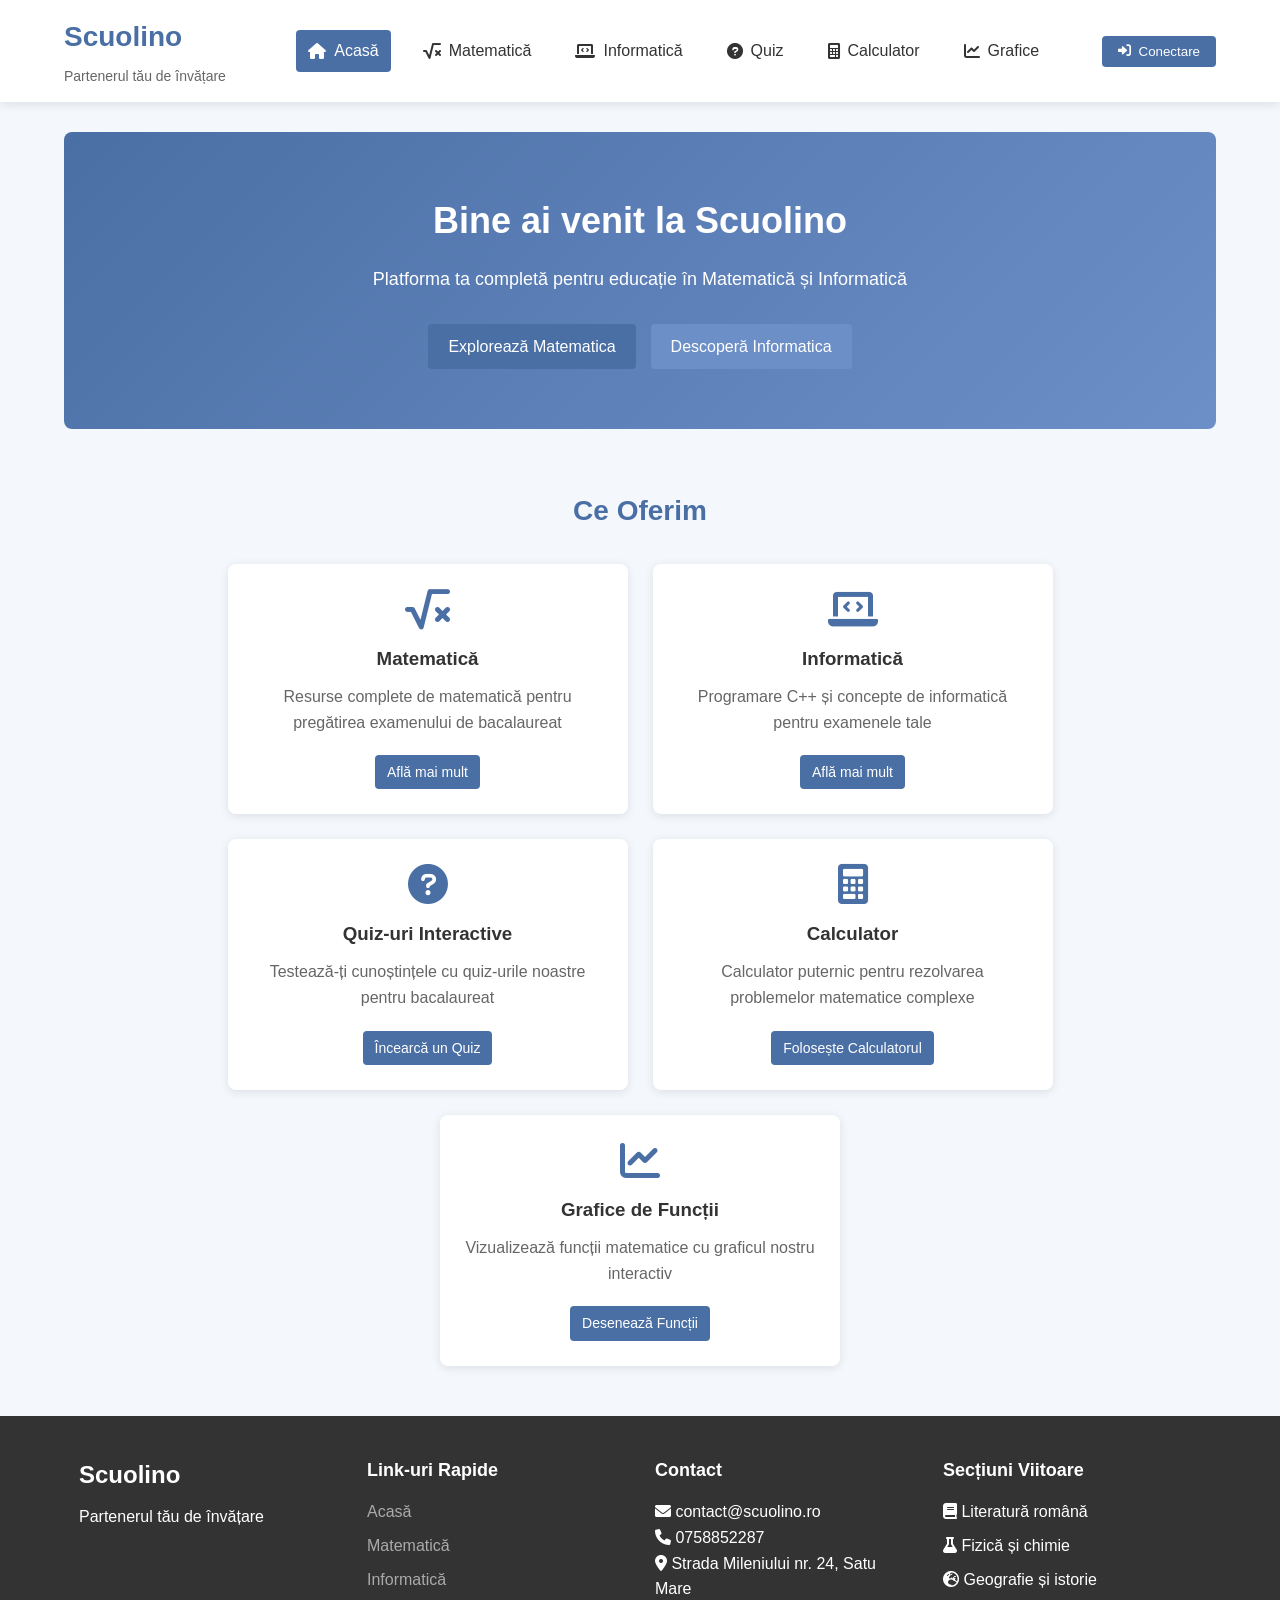
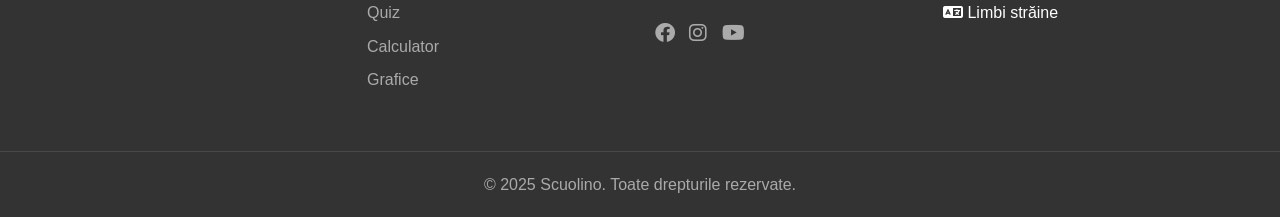
<file: index.html>
<!DOCTYPE html>
<html lang="ro">
<head>
    <meta charset="UTF-8">
    <meta name="viewport" content="width=device-width, initial-scale=1.0">
    <title>Scuolino - Platformă Educațională</title>
    <link rel="stylesheet" href="styles.css">
    <link rel="stylesheet" href="https://cdnjs.cloudflare.com/ajax/libs/font-awesome/6.0.0-beta3/css/all.min.css">
    <script src="auth.js" defer></script>
</head>
<body>
    <header>
        <div class="logo">
            <h1>Scuolino</h1>
            <p>Partenerul tău de învățare</p>
        </div>
        <nav>
            <ul>
                <li><a href="index.html" class="active"><i class="fas fa-home"></i> Acasă</a></li>
                <li><a href="mathematics.html"><i class="fas fa-square-root-alt"></i> Matematică</a></li>
                <li><a href="informatics.html"><i class="fas fa-laptop-code"></i> Informatică</a></li>
                <li><a href="quiz.html"><i class="fas fa-question-circle"></i> Quiz</a></li>
                <li><a href="calculator.html"><i class="fas fa-calculator"></i> Calculator</a></li>
                <li><a href="graph.html"><i class="fas fa-chart-line"></i> Grafice</a></li>
            </ul>
        </nav>
        <div class="auth-buttons">
            <button id="loginBtn" class="login-btn"><i class="fas fa-sign-in-alt"></i> Conectare</button>
            <button id="logoutBtn" class="logout-btn hidden"><i class="fas fa-sign-out-alt"></i> Deconectare</button>
            <span id="userDisplay" class="hidden">Bine ai venit, <span id="username">Utilizator</span>!</span>
        </div>
    </header>

    <div id="loginModal" class="modal">
        <div class="modal-content">
            <span class="close">&times;</span>
            <h2>Conectare la Scuolino</h2>
            <form id="loginForm">
                <div class="form-group">
                    <label for="username">Nume utilizator:</label>
                    <input type="text" id="usernameInput" required>
                </div>
                <div class="form-group">
                    <label for="password">Parolă:</label>
                    <input type="password" id="passwordInput" required>
                </div>
                <button type="submit" class="submit-btn">Conectare</button>
            </form>
        </div>
    </div>

    <main>
        <section class="hero">
            <div class="hero-content">
                <h2>Bine ai venit la Scuolino</h2>
                <p>Platforma ta completă pentru educație în Matematică și Informatică</p>
                <div class="hero-buttons">
                    <a href="mathematics.html" class="btn primary-btn">Explorează Matematica</a>
                    <a href="informatics.html" class="btn secondary-btn">Descoperă Informatica</a>
                </div>
            </div>
        </section>

        <section class="features">
            <h2>Ce Oferim</h2>
            <div class="feature-cards">
                <div class="feature-row">
                    <div class="feature-card">
                        <i class="fas fa-square-root-alt"></i>
                        <h3>Matematică</h3>
                        <p>Resurse complete de matematică pentru pregătirea examenului de bacalaureat</p>
                        <a href="mathematics.html" class="btn small-btn">Află mai mult</a>
                    </div>
                    <div class="feature-card">
                        <i class="fas fa-laptop-code"></i>
                        <h3>Informatică</h3>
                        <p>Programare C++ și concepte de informatică pentru examenele tale</p>
                        <a href="informatics.html" class="btn small-btn">Află mai mult</a>
                    </div>
                </div>
                <div class="feature-row">
                    <div class="feature-card">
                        <i class="fas fa-question-circle"></i>
                        <h3>Quiz-uri Interactive</h3>
                        <p>Testează-ți cunoștințele cu quiz-urile noastre pentru bacalaureat</p>
                        <a href="quiz.html" class="btn small-btn">Încearcă un Quiz</a>
                    </div>
                    <div class="feature-card">
                        <i class="fas fa-calculator"></i>
                        <h3>Calculator</h3>
                        <p>Calculator puternic pentru rezolvarea problemelor matematice complexe</p>
                        <a href="calculator.html" class="btn small-btn">Folosește Calculatorul</a>
                    </div>
                </div>
                <div class="feature-row">
                    <div class="feature-card feature-card-center">
                        <i class="fas fa-chart-line"></i>
                        <h3>Grafice de Funcții</h3>
                        <p>Vizualizează funcții matematice cu graficul nostru interactiv</p>
                        <a href="graph.html" class="btn small-btn">Desenează Funcții</a>
                    </div>
                </div>
            </div>
        </section>
    </main>

    <footer>
        <div class="footer-content">
            <div class="footer-section">
                <div class="footer-logo">
                    <h2>Scuolino</h2>
                    <p>Partenerul tău de învățare</p>
                </div>
            </div>
            
            <div class="footer-section">
                <h3>Link-uri Rapide</h3>
                <ul>
                    <li><a href="index.html">Acasă</a></li>
                    <li><a href="mathematics.html">Matematică</a></li>
                    <li><a href="informatics.html">Informatică</a></li>
                    <li><a href="quiz.html">Quiz</a></li>
                    <li><a href="calculator.html">Calculator</a></li>
                    <li><a href="graph.html">Grafice</a></li>
                </ul>
            </div>
            
            <div class="footer-section">
                <h3>Contact</h3>
                <p><i class="fas fa-envelope"></i> contact@scuolino.ro</p>
                <p><i class="fas fa-phone"></i> 0758852287</p>
                <p><i class="fas fa-map-marker-alt"></i> Strada Mileniului nr. 24, Satu Mare</p>
                <div class="social-icons">
                    <a href="#"><i class="fab fa-facebook"></i></a>
                    <a href="#"><i class="fab fa-instagram"></i></a>
                    <a href="#"><i class="fab fa-youtube"></i></a>
                </div>
            </div>
            
            <div class="footer-section">
                <h3>Secțiuni Viitoare</h3>
                <ul>
                    <li><i class="fas fa-book"></i> Literatură română</li>
                    <li><i class="fas fa-flask"></i> Fizică și chimie</li>
                    <li><i class="fas fa-globe-europe"></i> Geografie și istorie</li>
                    <li><i class="fas fa-language"></i> Limbi străine</li>
                </ul>
            </div>
        </div>
        <div class="footer-bottom">
            <p>&copy; 2025 Scuolino. Toate drepturile rezervate.</p>
        </div>
    </footer>
</body>
</html>
</file>
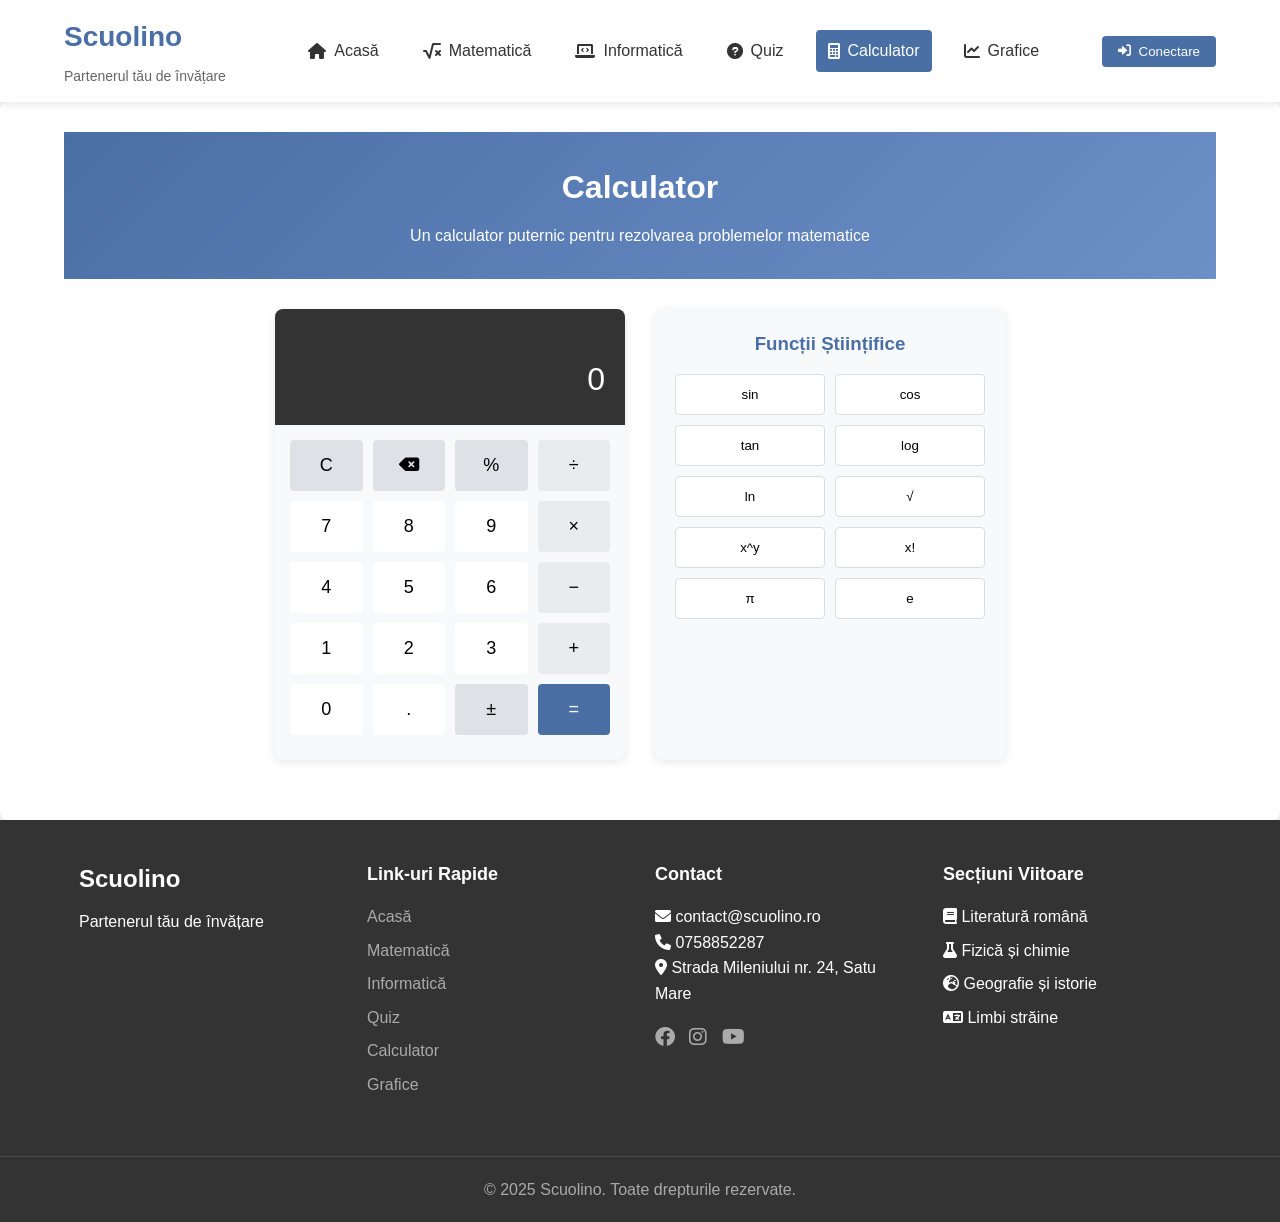
<file: calculator.html>
<!DOCTYPE html>
<html lang="ro">
<head>
    <meta charset="UTF-8">
    <meta name="viewport" content="width=device-width, initial-scale=1.0">
    <title>Calculator - Scuolino</title>
    <link rel="stylesheet" href="styles.css">
    <link rel="stylesheet" href="https://cdnjs.cloudflare.com/ajax/libs/font-awesome/6.0.0-beta3/css/all.min.css">
    <script src="auth.js" defer></script>
    <script src="calculator.js" defer></script>
</head>
<body>
    <header>
        <div class="logo">
            <h1>Scuolino</h1>
            <p>Partenerul tău de învățare</p>
        </div>
        <nav>
            <ul>
                <li><a href="index.html"><i class="fas fa-home"></i> Acasă</a></li>
                <li><a href="mathematics.html"><i class="fas fa-square-root-alt"></i> Matematică</a></li>
                <li><a href="informatics.html"><i class="fas fa-laptop-code"></i> Informatică</a></li>
                <li><a href="quiz.html"><i class="fas fa-question-circle"></i> Quiz</a></li>
                <li><a href="calculator.html" class="active"><i class="fas fa-calculator"></i> Calculator</a></li>
                <li><a href="graph.html"><i class="fas fa-chart-line"></i> Grafice</a></li>
            </ul>
        </nav>
        <div class="auth-buttons">
            <button id="loginBtn" class="login-btn"><i class="fas fa-sign-in-alt"></i> Conectare</button>
            <button id="logoutBtn" class="logout-btn hidden"><i class="fas fa-sign-out-alt"></i> Deconectare</button>
            <span id="userDisplay" class="hidden">Bine ai venit, <span id="username">Utilizator</span>!</span>
        </div>
    </header>

    <div id="loginModal" class="modal">
        <div class="modal-content">
            <span class="close">&times;</span>
            <h2>Conectare la Scuolino</h2>
            <form id="loginForm">
                <div class="form-group">
                    <label for="username">Nume utilizator:</label>
                    <input type="text" id="usernameInput" required>
                </div>
                <div class="form-group">
                    <label for="password">Parolă:</label>
                    <input type="password" id="passwordInput" required>
                </div>
                <button type="submit" class="submit-btn">Conectare</button>
            </form>
        </div>
    </div>

    <main class="content-page">
        <div class="page-header">
            <h2>Calculator</h2>
            <p>Un calculator puternic pentru rezolvarea problemelor matematice</p>
        </div>

        <div class="calculator-container">
            <div class="calculator">
                <div class="calculator-display">
                    <div id="history"></div>
                    <div id="display">0</div>
                </div>
                <div class="calculator-buttons">
                    <div class="calculator-row">
                        <button class="calc-btn function-btn" data-action="clear">C</button>
                        <button class="calc-btn function-btn" data-action="backspace"><i class="fas fa-backspace"></i></button>
                        <button class="calc-btn function-btn" data-action="percent">%</button>
                        <button class="calc-btn operator-btn" data-action="divide">÷</button>
                    </div>
                    <div class="calculator-row">
                        <button class="calc-btn number-btn" data-num="7">7</button>
                        <button class="calc-btn number-btn" data-num="8">8</button>
                        <button class="calc-btn number-btn" data-num="9">9</button>
                        <button class="calc-btn operator-btn" data-action="multiply">×</button>
                    </div>
                    <div class="calculator-row">
                        <button class="calc-btn number-btn" data-num="4">4</button>
                        <button class="calc-btn number-btn" data-num="5">5</button>
                        <button class="calc-btn number-btn" data-num="6">6</button>
                        <button class="calc-btn operator-btn" data-action="subtract">−</button>
                    </div>
                    <div class="calculator-row">
                        <button class="calc-btn number-btn" data-num="1">1</button>
                        <button class="calc-btn number-btn" data-num="2">2</button>
                        <button class="calc-btn number-btn" data-num="3">3</button>
                        <button class="calc-btn operator-btn" data-action="add">+</button>
                    </div>
                    <div class="calculator-row">
                        <button class="calc-btn number-btn" data-num="0">0</button>
                        <button class="calc-btn number-btn" data-num=".">.</button>
                        <button class="calc-btn function-btn" data-action="negate">±</button>
                        <button class="calc-btn equals-btn" data-action="calculate">=</button>
                    </div>
                </div>
            </div>
            
            <div class="scientific-functions">
                <h3>Funcții Științifice</h3>
                <div class="scientific-buttons">
                    <button class="sci-btn" data-action="sin">sin</button>
                    <button class="sci-btn" data-action="cos">cos</button>
                    <button class="sci-btn" data-action="tan">tan</button>
                    <button class="sci-btn" data-action="log">log</button>
                    <button class="sci-btn" data-action="ln">ln</button>
                    <button class="sci-btn" data-action="sqrt">√</button>
                    <button class="sci-btn" data-action="power">x^y</button>
                    <button class="sci-btn" data-action="factorial">x!</button>
                    <button class="sci-btn" data-action="pi">π</button>
                    <button class="sci-btn" data-action="e">e</button>
                </div>
            </div>
        </div>
    </main>

    <footer>
        <div class="footer-content">
            <div class="footer-section">
                <div class="footer-logo">
                    <h2>Scuolino</h2>
                    <p>Partenerul tău de învățare</p>
                </div>
            </div>
            
            <div class="footer-section">
                <h3>Link-uri Rapide</h3>
                <ul>
                    <li><a href="index.html">Acasă</a></li>
                    <li><a href="mathematics.html">Matematică</a></li>
                    <li><a href="informatics.html">Informatică</a></li>
                    <li><a href="quiz.html">Quiz</a></li>
                    <li><a href="calculator.html">Calculator</a></li>
                    <li><a href="graph.html">Grafice</a></li>
                </ul>
            </div>
            
            <div class="footer-section">
                <h3>Contact</h3>
                <p><i class="fas fa-envelope"></i> contact@scuolino.ro</p>
                <p><i class="fas fa-phone"></i> 0758852287</p>
                <p><i class="fas fa-map-marker-alt"></i> Strada Mileniului nr. 24, Satu Mare</p>
                <div class="social-icons">
                    <a href="#"><i class="fab fa-facebook"></i></a>
                    <a href="#"><i class="fab fa-instagram"></i></a>
                    <a href="#"><i class="fab fa-youtube"></i></a>
                </div>
            </div>
            
            <div class="footer-section">
                <h3>Secțiuni Viitoare</h3>
                <ul>
                    <li><i class="fas fa-book"></i> Literatură română</li>
                    <li><i class="fas fa-flask"></i> Fizică și chimie</li>
                    <li><i class="fas fa-globe-europe"></i> Geografie și istorie</li>
                    <li><i class="fas fa-language"></i> Limbi străine</li>
                </ul>
            </div>
        </div>
        <div class="footer-bottom">
            <p>&copy; 2025 Scuolino. Toate drepturile rezervate.</p>
        </div>
    </footer>
</body>
</html>
</file>
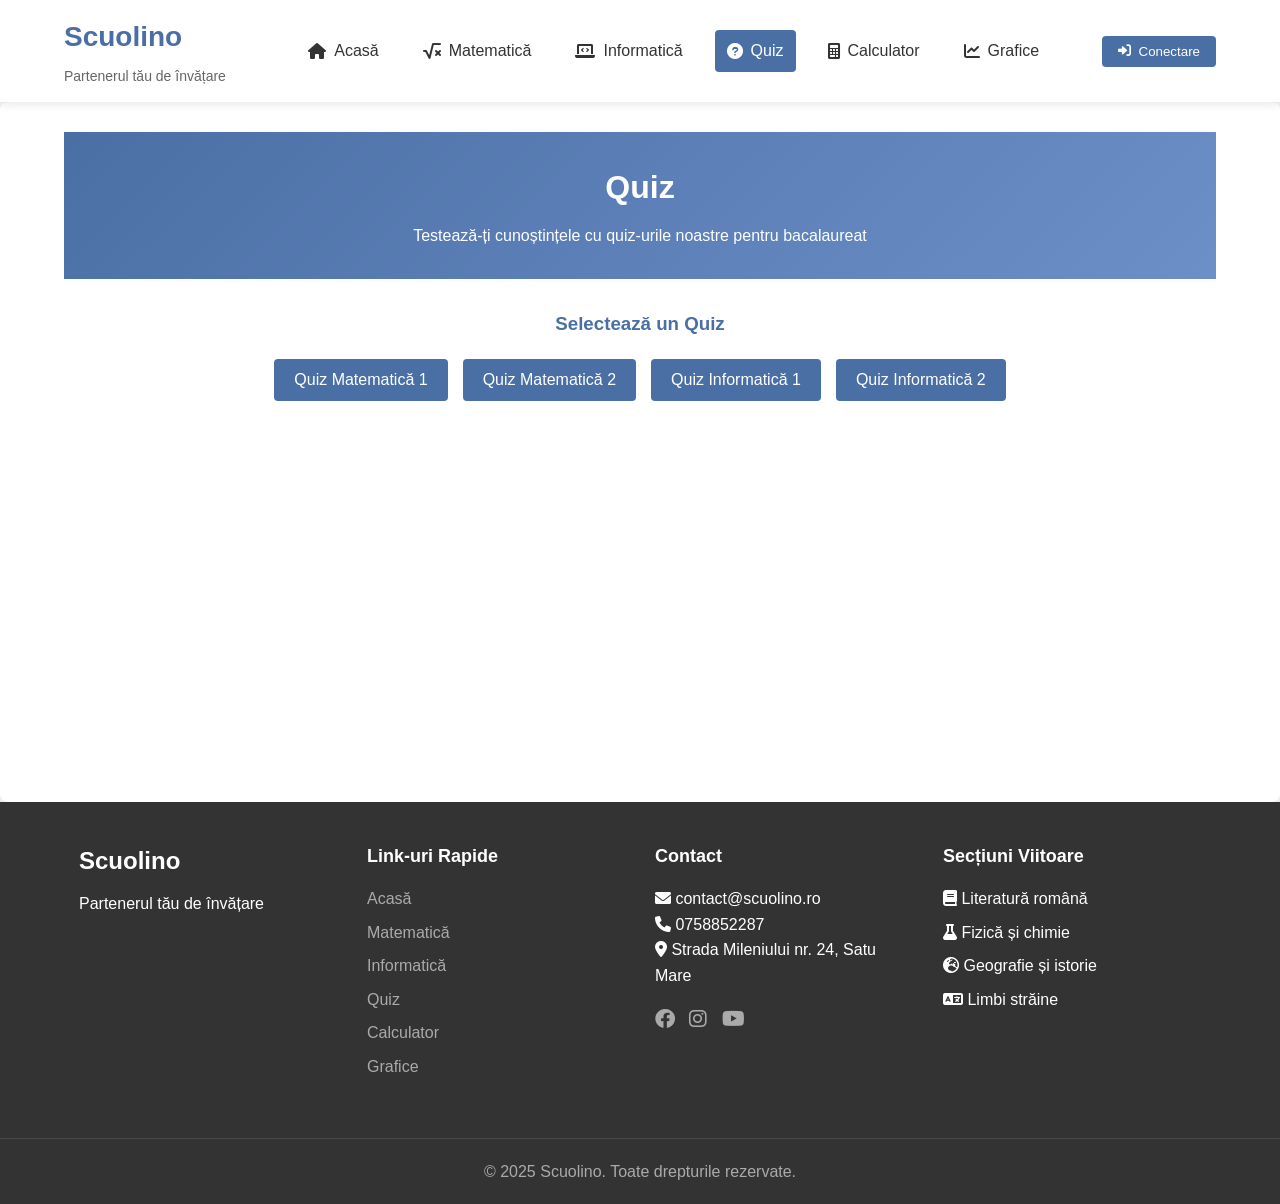
<file: quiz.html>
<!DOCTYPE html>
<html lang="ro">
<head>
    <meta charset="UTF-8">
    <meta name="viewport" content="width=device-width, initial-scale=1.0">
    <title>Quiz - Scuolino</title>
    <link rel="stylesheet" href="styles.css">
    <link rel="stylesheet" href="https://cdnjs.cloudflare.com/ajax/libs/font-awesome/6.0.0-beta3/css/all.min.css">
    <script src="auth.js" defer></script>
    <script src="quiz.js" defer></script>
</head>
<body>
    <header>
        <div class="logo">
            <h1>Scuolino</h1>
            <p>Partenerul tău de învățare</p>
        </div>
        <nav>
            <ul>
                <li><a href="index.html"><i class="fas fa-home"></i> Acasă</a></li>
                <li><a href="mathematics.html"><i class="fas fa-square-root-alt"></i> Matematică</a></li>
                <li><a href="informatics.html"><i class="fas fa-laptop-code"></i> Informatică</a></li>
                <li><a href="quiz.html" class="active"><i class="fas fa-question-circle"></i> Quiz</a></li>
                <li><a href="calculator.html"><i class="fas fa-calculator"></i> Calculator</a></li>
                <li><a href="graph.html"><i class="fas fa-chart-line"></i> Grafice</a></li>
            </ul>
        </nav>
        <div class="auth-buttons">
            <button id="loginBtn" class="login-btn"><i class="fas fa-sign-in-alt"></i> Conectare</button>
            <button id="logoutBtn" class="logout-btn hidden"><i class="fas fa-sign-out-alt"></i> Deconectare</button>
            <span id="userDisplay" class="hidden">Bine ai venit, <span id="username">Utilizator</span>!</span>
        </div>
    </header>

    <div id="loginModal" class="modal">
        <div class="modal-content">
            <span class="close">&times;</span>
            <h2>Conectare la Scuolino</h2>
            <form id="loginForm">
                <div class="form-group">
                    <label for="username">Nume utilizator:</label>
                    <input type="text" id="usernameInput" required>
                </div>
                <div class="form-group">
                    <label for="password">Parolă:</label>
                    <input type="password" id="passwordInput" required>
                </div>
                <button type="submit" class="submit-btn">Conectare</button>
            </form>
        </div>
    </div>

    <main class="content-page">
        <div class="page-header">
            <h2>Quiz</h2>
            <p>Testează-ți cunoștințele cu quiz-urile noastre pentru bacalaureat</p>
        </div>

        <div class="quiz-container">
            <div class="quiz-selection">
                <h3>Selectează un Quiz</h3>
                <div class="quiz-buttons">
                    <button class="quiz-btn" data-quiz="math1">Quiz Matematică 1</button>
                    <button class="quiz-btn" data-quiz="math2">Quiz Matematică 2</button>
                    <button class="quiz-btn" data-quiz="info1">Quiz Informatică 1</button>
                    <button class="quiz-btn" data-quiz="info2">Quiz Informatică 2</button>
                </div>
            </div>

            <div id="quiz-area" class="hidden">
                <div class="quiz-header">
                    <h3 id="quiz-title">Titlu Quiz</h3>
                    <div class="quiz-progress">
                        <span id="current-question">1</span>/<span id="total-questions">10</span>
                    </div>
                </div>

                <div class="question-container">
                    <p id="question-text">Textul întrebării apare aici?</p>
                    <div id="options-container" class="options-container">
                        <!-- Opțiunile vor fi inserate aici de JavaScript -->
                    </div>
                </div>

                <div class="quiz-controls">
                    <button id="prev-btn" class="nav-btn" disabled>Anterior</button>
                    <button id="next-btn" class="nav-btn">Următor</button>
                    <button id="submit-btn" class="submit-btn hidden">Trimite Quiz</button>
                </div>
            </div>

            <div id="results-area" class="hidden">
                <h3>Rezultate Quiz</h3>
                <div class="results-summary">
                    <p>Scorul tău: <span id="score">0</span>/<span id="max-score">10</span></p>
                    <div id="percentage-container">
                        <div id="percentage-bar"></div>
                        <span id="percentage-text">0%</span>
                    </div>
                </div>
                <div class="results-actions">
                    <button id="review-btn" class="btn">Revizuiește Răspunsurile</button>
                    <button id="retry-btn" class="btn">Încearcă din nou</button>
                    <button id="new-quiz-btn" class="btn">Alege alt Quiz</button>
                </div>
            </div>
        </div>
    </main>

    <footer>
        <div class="footer-content">
            <div class="footer-section">
                <div class="footer-logo">
                    <h2>Scuolino</h2>
                    <p>Partenerul tău de învățare</p>
                </div>
            </div>
            
            <div class="footer-section">
                <h3>Link-uri Rapide</h3>
                <ul>
                    <li><a href="index.html">Acasă</a></li>
                    <li><a href="mathematics.html">Matematică</a></li>
                    <li><a href="informatics.html">Informatică</a></li>
                    <li><a href="quiz.html">Quiz</a></li>
                    <li><a href="calculator.html">Calculator</a></li>
                    <li><a href="graph.html">Grafice</a></li>
                </ul>
            </div>
            
            <div class="footer-section">
                <h3>Contact</h3>
                <p><i class="fas fa-envelope"></i> contact@scuolino.ro</p>
                <p><i class="fas fa-phone"></i> 0758852287</p>
                <p><i class="fas fa-map-marker-alt"></i> Strada Mileniului nr. 24, Satu Mare</p>
                <div class="social-icons">
                    <a href="#"><i class="fab fa-facebook"></i></a>
                    <a href="#"><i class="fab fa-instagram"></i></a>
                    <a href="#"><i class="fab fa-youtube"></i></a>
                </div>
            </div>
            
            <div class="footer-section">
                <h3>Secțiuni Viitoare</h3>
                <ul>
                    <li><i class="fas fa-book"></i> Literatură română</li>
                    <li><i class="fas fa-flask"></i> Fizică și chimie</li>
                    <li><i class="fas fa-globe-europe"></i> Geografie și istorie</li>
                    <li><i class="fas fa-language"></i> Limbi străine</li>
                </ul>
            </div>
        </div>
        <div class="footer-bottom">
            <p>&copy; 2025 Scuolino. Toate drepturile rezervate.</p>
        </div>
    </footer>
</body>
</html>
</file>
<file: styles.css>
/* Global Styles */
:root {
  --primary-color: #4a6fa5;
  --secondary-color: #6c8fc7;
  --accent-color: #ff7e5f;
  --dark-color: #333;
  --light-color: #f4f7fc;
  --success-color: #28a745;
  --warning-color: #ffc107;
  --danger-color: #dc3545;
  --text-color: #333;
  --text-light: #666;
  --border-color: #ddd;
  --shadow: 0 2px 10px rgba(0, 0, 0, 0.1);
  --transition: all 0.3s ease;
}

* {
  margin: 0;
  padding: 0;
  box-sizing: border-box;
}

body {
  font-family: "Segoe UI", Tahoma, Geneva, Verdana, sans-serif;
  line-height: 1.6;
  color: var(--text-color);
  background-color: var(--light-color);
}

a {
  text-decoration: none;
  color: var(--primary-color);
  transition: var(--transition);
}

a:hover {
  color: var(--secondary-color);
}

ul {
  list-style: none;
}

.btn {
  display: inline-block;
  padding: 10px 20px;
  background-color: var(--primary-color);
  color: white;
  border: none;
  border-radius: 4px;
  cursor: pointer;
  transition: var(--transition);
  font-size: 16px;
}

.btn:hover {
  background-color: var(--secondary-color);
  transform: translateY(-2px);
}

.primary-btn {
  background-color: var(--primary-color);
}

.secondary-btn {
  background-color: var(--secondary-color);
}

.small-btn {
  padding: 6px 12px;
  font-size: 14px;
}

.hidden {
  display: none !important;
}

/* Header Styles */
header {
  background-color: white;
  box-shadow: var(--shadow);
  padding: 15px 5%;
  display: flex;
  justify-content: space-between;
  align-items: center;
  position: sticky;
  top: 0;
  z-index: 100;
}

.logo h1 {
  color: var(--primary-color);
  font-size: 28px;
  margin-bottom: 5px;
}

.logo p {
  color: var(--text-light);
  font-size: 14px;
}

nav ul {
  display: flex;
}

nav ul li {
  margin-left: 20px;
}

nav ul li a {
  color: var(--text-color);
  font-weight: 500;
  padding: 8px 12px;
  border-radius: 4px;
  display: flex;
  align-items: center;
}

nav ul li a i {
  margin-right: 8px;
}

nav ul li a.active {
  background-color: var(--primary-color);
  color: white;
}

nav ul li a:hover:not(.active) {
  background-color: rgba(74, 111, 165, 0.1);
}

.auth-buttons {
  display: flex;
  align-items: center;
}

.login-btn,
.logout-btn {
  padding: 8px 16px;
  border: none;
  border-radius: 4px;
  cursor: pointer;
  font-weight: 500;
  display: flex;
  align-items: center;
  transition: var(--transition);
}

.login-btn {
  background-color: var(--primary-color);
  color: white;
}

.login-btn:hover {
  background-color: var(--secondary-color);
}

.logout-btn {
  background-color: var(--light-color);
  color: var(--text-color);
}

.logout-btn:hover {
  background-color: #e9ecef;
}

.login-btn i,
.logout-btn i {
  margin-right: 8px;
}

#userDisplay {
  margin-left: 15px;
  font-weight: 500;
}

/* Modal Styles */
.modal {
  display: none;
  position: fixed;
  z-index: 1000;
  left: 0;
  top: 0;
  width: 100%;
  height: 100%;
  background-color: rgba(0, 0, 0, 0.5);
}

.modal-content {
  background-color: white;
  margin: 10% auto;
  padding: 30px;
  border-radius: 8px;
  box-shadow: var(--shadow);
  width: 90%;
  max-width: 400px;
  position: relative;
}

.close {
  position: absolute;
  top: 15px;
  right: 20px;
  font-size: 28px;
  font-weight: bold;
  cursor: pointer;
}

.form-group {
  margin-bottom: 20px;
}

.form-group label {
  display: block;
  margin-bottom: 8px;
  font-weight: 500;
}

.form-group input {
  width: 100%;
  padding: 10px;
  border: 1px solid var(--border-color);
  border-radius: 4px;
  font-size: 16px;
}

.submit-btn {
  width: 100%;
  padding: 12px;
  background-color: var(--primary-color);
  color: white;
  border: none;
  border-radius: 4px;
  cursor: pointer;
  font-size: 16px;
  transition: var(--transition);
}

.submit-btn:hover {
  background-color: var(--secondary-color);
}

/* Main Content Styles */
main {
  min-height: calc(100vh - 200px);
  padding: 30px 5%;
}

.hero {
  background: linear-gradient(135deg, var(--primary-color), var(--secondary-color));
  color: white;
  padding: 60px 30px;
  border-radius: 8px;
  text-align: center;
  margin-bottom: 40px;
}

.hero h2 {
  font-size: 36px;
  margin-bottom: 15px;
}

.hero p {
  font-size: 18px;
  margin-bottom: 30px;
  max-width: 600px;
  margin-left: auto;
  margin-right: auto;
}

.hero-buttons {
  display: flex;
  justify-content: center;
  gap: 15px;
}

.features {
  padding: 20px 0;
}

.features h2 {
  text-align: center;
  margin-bottom: 30px;
  font-size: 28px;
  color: var(--primary-color);
}

.feature-cards {
  display: flex;
  flex-direction: column;
  gap: 25px;
}

.feature-row {
  display: flex;
  justify-content: center;
  gap: 25px;
}

.feature-card {
  flex: 1;
  max-width: 400px;
  background-color: white;
  padding: 25px;
  border-radius: 8px;
  box-shadow: var(--shadow);
  text-align: center;
  transition: var(--transition);
}

.feature-card-center {
  margin: 0 auto;
}

.feature-card:hover {
  transform: translateY(-5px);
  box-shadow: 0 5px 15px rgba(0, 0, 0, 0.1);
}

.feature-card i {
  font-size: 40px;
  color: var(--primary-color);
  margin-bottom: 15px;
}

.feature-card h3 {
  margin-bottom: 10px;
  color: var(--dark-color);
}

.feature-card p {
  margin-bottom: 20px;
  color: var(--text-light);
}

/* Content Page Styles */
.content-page {
  background-color: white;
  border-radius: 8px;
  box-shadow: var(--shadow);
  overflow: hidden;
}

.page-header {
  background: linear-gradient(135deg, var(--primary-color), var(--secondary-color));
  color: white;
  padding: 30px;
  text-align: center;
}

.page-header h2 {
  font-size: 32px;
  margin-bottom: 10px;
}

.content-container {
  display: flex;
  min-height: 600px;
}

.sidebar {
  width: 250px;
  background-color: #f8f9fa;
  padding: 25px;
  border-right: 1px solid var(--border-color);
}

.sidebar h3 {
  margin-bottom: 15px;
  color: var(--primary-color);
}

.sidebar ul li {
  margin-bottom: 10px;
}

.sidebar ul li a {
  display: block;
  padding: 8px 10px;
  border-radius: 4px;
  transition: var(--transition);
}

.sidebar ul li a:hover {
  background-color: rgba(74, 111, 165, 0.1);
}

.main-content {
  flex: 1;
  padding: 25px;
}

.topic-section {
  margin-bottom: 40px;
}

.topic-section h3 {
  color: var(--primary-color);
  font-size: 24px;
  margin-bottom: 15px;
  padding-bottom: 8px;
  border-bottom: 2px solid var(--primary-color);
}

.topic-section h4 {
  margin: 20px 0 10px;
  color: var(--dark-color);
}

.math-content {
  background-color: #f8f9fa;
  padding: 25px;
  border-radius: 8px;
  margin-top: 15px;
  box-shadow: 0 2px 5px rgba(0, 0, 0, 0.05);
  width: 100%;
  overflow: hidden; /* Previne depășirea conținutului */
}

.formula {
  padding: 15px;
  background-color: white;
  border-radius: 6px;
  margin: 15px 0;
  text-align: center;
  box-shadow: 0 1px 3px rgba(0, 0, 0, 0.1);
  overflow-x: auto; /* Permite derularea orizontală pentru formule lungi */
  max-width: 100%; /* Asigură că nu depășește containerul părinte */
}

.formula-group {
  display: flex;
  flex-wrap: wrap;
  gap: 15px;
  margin: 15px 0;
  width: 100%;
}

.formula-card {
  flex: 1;
  min-width: 250px;
  background-color: white;
  padding: 15px;
  border-radius: 6px;
  box-shadow: 0 1px 3px rgba(0, 0, 0, 0.1);
  overflow: auto; /* Adăugat pentru a gestiona conținutul care depășește */
  max-width: 100%; /* Asigură că nu depășește containerul părinte */
}

.formula-title {
  font-weight: 600;
  color: var(--primary-color);
  margin-bottom: 10px;
  border-bottom: 1px solid #eee;
  padding-bottom: 5px;
}

.math-section {
  margin-bottom: 30px;
  width: 100%;
}

.math-section h4 {
  color: var(--primary-color);
  margin-top: 25px;
  margin-bottom: 15px;
  border-bottom: 1px solid #eee;
  padding-bottom: 8px;
}

.code-content {
  background-color: #f8f9fa;
  padding: 20px;
  border-radius: 6px;
  margin-top: 15px;
}

.code-content pre {
  margin: 15px 0;
  border-radius: 4px;
  overflow: auto;
}

/* Quiz Styles */
.quiz-container {
  padding: 30px;
}

.quiz-selection {
  text-align: center;
  margin-bottom: 30px;
}

.quiz-selection h3 {
  margin-bottom: 20px;
  color: var(--primary-color);
}

.quiz-buttons {
  display: flex;
  flex-wrap: wrap;
  justify-content: center;
  gap: 15px;
}

.quiz-btn {
  padding: 12px 20px;
  background-color: var(--primary-color);
  color: white;
  border: none;
  border-radius: 4px;
  cursor: pointer;
  font-size: 16px;
  transition: var(--transition);
}

.quiz-btn:hover {
  background-color: var(--secondary-color);
  transform: translateY(-2px);
}

.quiz-header {
  display: flex;
  justify-content: space-between;
  align-items: center;
  margin-bottom: 20px;
}

.quiz-progress {
  background-color: #f8f9fa;
  padding: 8px 15px;
  border-radius: 20px;
  font-weight: 500;
}

.question-container {
  background-color: #f8f9fa;
  padding: 25px;
  border-radius: 8px;
  margin-bottom: 20px;
}

#question-text {
  font-size: 18px;
  margin-bottom: 20px;
}

.options-container {
  display: flex;
  flex-direction: column;
  gap: 10px;
}

.option {
  padding: 12px 15px;
  background-color: white;
  border: 1px solid var(--border-color);
  border-radius: 4px;
  cursor: pointer;
  transition: var(--transition);
}

.option:hover {
  background-color: #f0f0f0;
}

.option.selected {
  background-color: rgba(74, 111, 165, 0.2);
  border-color: var(--primary-color);
}

.option.correct {
  background-color: rgba(40, 167, 69, 0.2);
  border-color: var(--success-color);
}

.option.incorrect {
  background-color: rgba(220, 53, 69, 0.2);
  border-color: var(--danger-color);
}

.quiz-controls {
  display: flex;
  justify-content: space-between;
}

.nav-btn {
  padding: 10px 20px;
  background-color: #f8f9fa;
  border: 1px solid var(--border-color);
  border-radius: 4px;
  cursor: pointer;
  transition: var(--transition);
}

.nav-btn:hover:not(:disabled) {
  background-color: #e9ecef;
}

.nav-btn:disabled {
  opacity: 0.5;
  cursor: not-allowed;
}

.results-summary {
  background-color: #f8f9fa;
  padding: 25px;
  border-radius: 8px;
  margin-bottom: 20px;
  text-align: center;
}

.results-summary p {
  font-size: 24px;
  margin-bottom: 15px;
}

#percentage-container {
  height: 30px;
  background-color: #e9ecef;
  border-radius: 15px;
  position: relative;
  overflow: hidden;
  margin-bottom: 10px;
}

#percentage-bar {
  height: 100%;
  background-color: var(--primary-color);
  border-radius: 15px;
  transition: width 1s ease;
}

#percentage-text {
  position: absolute;
  top: 50%;
  left: 50%;
  transform: translate(-50%, -50%);
  color: white;
  font-weight: bold;
  text-shadow: 0 0 3px rgba(0, 0, 0, 0.5);
}

.results-actions {
  display: flex;
  justify-content: center;
  gap: 15px;
}

/* Calculator Styles */
.calculator-container {
  padding: 30px;
  display: flex;
  flex-wrap: wrap;
  gap: 30px;
  justify-content: center;
}

.calculator {
  background-color: #f8f9fa;
  border-radius: 8px;
  box-shadow: var(--shadow);
  width: 100%;
  max-width: 350px;
}

.calculator-display {
  background-color: var(--dark-color);
  color: white;
  padding: 20px;
  border-top-left-radius: 8px;
  border-top-right-radius: 8px;
  text-align: right;
}

#history {
  min-height: 20px;
  font-size: 14px;
  color: #aaa;
  margin-bottom: 5px;
}

#display {
  font-size: 32px;
  font-weight: 500;
  overflow: hidden;
  text-overflow: ellipsis;
}

.calculator-buttons {
  padding: 15px;
}

.calculator-row {
  display: flex;
  gap: 10px;
  margin-bottom: 10px;
}

.calc-btn {
  flex: 1;
  padding: 15px 0;
  font-size: 18px;
  border: none;
  border-radius: 4px;
  cursor: pointer;
  transition: var(--transition);
}

.number-btn {
  background-color: white;
}

.number-btn:hover {
  background-color: #e9ecef;
}

.operator-btn {
  background-color: #e9ecef;
}

.operator-btn:hover {
  background-color: #dee2e6;
}

.function-btn {
  background-color: #dee2e6;
}

.function-btn:hover {
  background-color: #ced4da;
}

.equals-btn {
  background-color: var(--primary-color);
  color: white;
}

.equals-btn:hover {
  background-color: var(--secondary-color);
}

.scientific-functions {
  background-color: #f8f9fa;
  border-radius: 8px;
  box-shadow: var(--shadow);
  padding: 20px;
  width: 100%;
  max-width: 350px;
}

.scientific-functions h3 {
  margin-bottom: 15px;
  color: var(--primary-color);
  text-align: center;
}

.scientific-buttons {
  display: grid;
  grid-template-columns: repeat(2, 1fr);
  gap: 10px;
}

.sci-btn {
  padding: 12px 0;
  background-color: white;
  border: 1px solid var(--border-color);
  border-radius: 4px;
  cursor: pointer;
  transition: var(--transition);
}

.sci-btn:hover {
  background-color: #e9ecef;
}

/* Graph Styles - Îmbunătățit */
.graph-container {
  padding: 30px;
  display: flex;
  flex-wrap: wrap;
  gap: 30px;
  justify-content: center;
}

.graph-controls {
  width: 100%;
  max-width: 350px;
  background-color: #f8f9fa;
  border-radius: 8px;
  box-shadow: 0 2px 10px rgba(0, 0, 0, 0.1);
  padding: 20px;
  height: fit-content;
}

.function-input {
  margin-bottom: 20px;
}

.function-input label {
  display: block;
  margin-bottom: 8px;
  font-weight: 500;
}

.function-input input {
  width: 100%;
  padding: 10px;
  border: 1px solid #ddd;
  border-radius: 4px;
  font-size: 16px;
  margin-bottom: 10px;
}

.range-controls {
  display: grid;
  grid-template-columns: repeat(2, 1fr);
  gap: 15px;
  margin-bottom: 20px;
}

.range-group label {
  display: block;
  margin-bottom: 5px;
  font-weight: 500;
}

.range-group input {
  width: 100%;
  padding: 8px;
  border: 1px solid #ddd;
  border-radius: 4px;
}

.function-presets {
  margin-top: 20px;
}

.function-presets h3 {
  margin-bottom: 10px;
  color: #4a6fa5;
}

.preset-buttons {
  display: grid;
  grid-template-columns: repeat(2, 1fr);
  gap: 10px;
}

.preset-btn {
  padding: 8px 0;
  background-color: white;
  border: 1px solid #ddd;
  border-radius: 4px;
  cursor: pointer;
  transition: all 0.3s ease;
  font-size: 14px;
}

.preset-btn:hover {
  background-color: #e9ecef;
}

.graph-display {
  flex: 1;
  min-height: 600px;
  background-color: white;
  border-radius: 8px;
  box-shadow: 0 2px 10px rgba(0, 0, 0, 0.1);
  padding: 20px;
  position: relative;
  display: flex;
  justify-content: center;
  align-items: center;
}

#graph-canvas {
  width: 100% !important;
  height: 500px !important;
  display: block;
  border: 1px solid #eee;
}

.error-message {
  position: absolute;
  top: 50%;
  left: 50%;
  transform: translate(-50%, -50%);
  background-color: rgba(220, 53, 69, 0.9);
  color: white;
  padding: 15px 20px;
  border-radius: 4px;
  text-align: center;
  z-index: 10;
}

@media (max-width: 992px) {
  .graph-container {
    flex-direction: column;
    align-items: center;
  }

  .graph-controls {
    max-width: 100%;
  }

  .graph-display {
    width: 100%;
    min-height: 500px;
  }
}

@media (max-width: 768px) {
  .graph-display {
    min-height: 400px;
  }
}

/* Footer Styles */
footer {
  background-color: var(--dark-color);
  color: white;
  padding-top: 40px;
}

.footer-content {
  display: flex;
  flex-wrap: wrap;
  justify-content: space-between;
  padding: 0 5% 30px;
  border-bottom: 1px solid rgba(255, 255, 255, 0.1);
}

.footer-section {
  margin: 0 15px 20px;
  flex: 1;
  min-width: 200px;
}

.footer-logo h2 {
  font-size: 24px;
  margin-bottom: 10px;
}

.footer-section h3 {
  margin-bottom: 15px;
  font-size: 18px;
}

.footer-section ul li {
  margin-bottom: 8px;
}

.footer-section ul li a {
  color: #aaa;
}

.footer-section ul li a:hover {
  color: white;
}

.social-icons {
  margin-top: 15px;
}

.social-icons a {
  display: inline-block;
  margin-right: 10px;
  color: #aaa;
  font-size: 20px;
  transition: var(--transition);
}

.social-icons a:hover {
  color: white;
  transform: translateY(-3px);
}

.footer-bottom {
  padding: 20px 5%;
  text-align: center;
  color: #aaa;
}

/* Responsive Styles */
@media (max-width: 992px) {
  header {
    flex-direction: column;
    padding: 15px;
  }

  .logo {
    margin-bottom: 15px;
    text-align: center;
  }

  nav {
    margin-bottom: 15px;
  }

  nav ul {
    flex-wrap: wrap;
    justify-content: center;
  }

  nav ul li {
    margin: 5px;
  }

  .content-container {
    flex-direction: column;
  }

  .sidebar {
    width: 100%;
    border-right: none;
    border-bottom: 1px solid var(--border-color);
  }

  .graph-container {
    flex-direction: column;
  }

  .graph-controls {
    max-width: 100%;
  }

  .footer-content {
    flex-direction: column;
  }

  .footer-section {
    margin-bottom: 25px;
  }
}

@media (max-width: 768px) {
  .hero {
    padding: 40px 20px;
  }

  .hero h2 {
    font-size: 28px;
  }

  .hero p {
    font-size: 16px;
  }

  .hero-buttons {
    flex-direction: column;
    gap: 10px;
  }

  .feature-row {
    flex-direction: column;
    align-items: center;
  }

  .feature-card {
    width: 100%;
    max-width: 100%;
  }

  .calculator-container {
    flex-direction: column;
    align-items: center;
  }

  .scientific-functions {
    max-width: 100%;
  }
}

@media (max-width: 576px) {
  nav ul li a {
    padding: 6px 8px;
    font-size: 14px;
  }

  nav ul li a i {
    margin-right: 4px;
  }

  .page-header {
    padding: 20px;
  }

  .page-header h2 {
    font-size: 24px;
  }

  .main-content {
    padding: 15px;
  }

  .quiz-buttons {
    flex-direction: column;
  }

  .results-actions {
    flex-direction: column;
  }
}

/* Ajustări pentru MathJax */
.MathJax {
  max-width: 100%;
  overflow-x: auto;
  overflow-y: hidden;
  padding: 2px 0;
}

/* Ajustări pentru formule lungi */
.long-formula {
  font-size: 0.9em; /* Reduce dimensiunea fontului pentru formule lungi */
  word-break: break-word; /* Permite împărțirea cuvintelor lungi */
  overflow-wrap: break-word; /* Asigură că textul se împarte corect */
}
</file>
